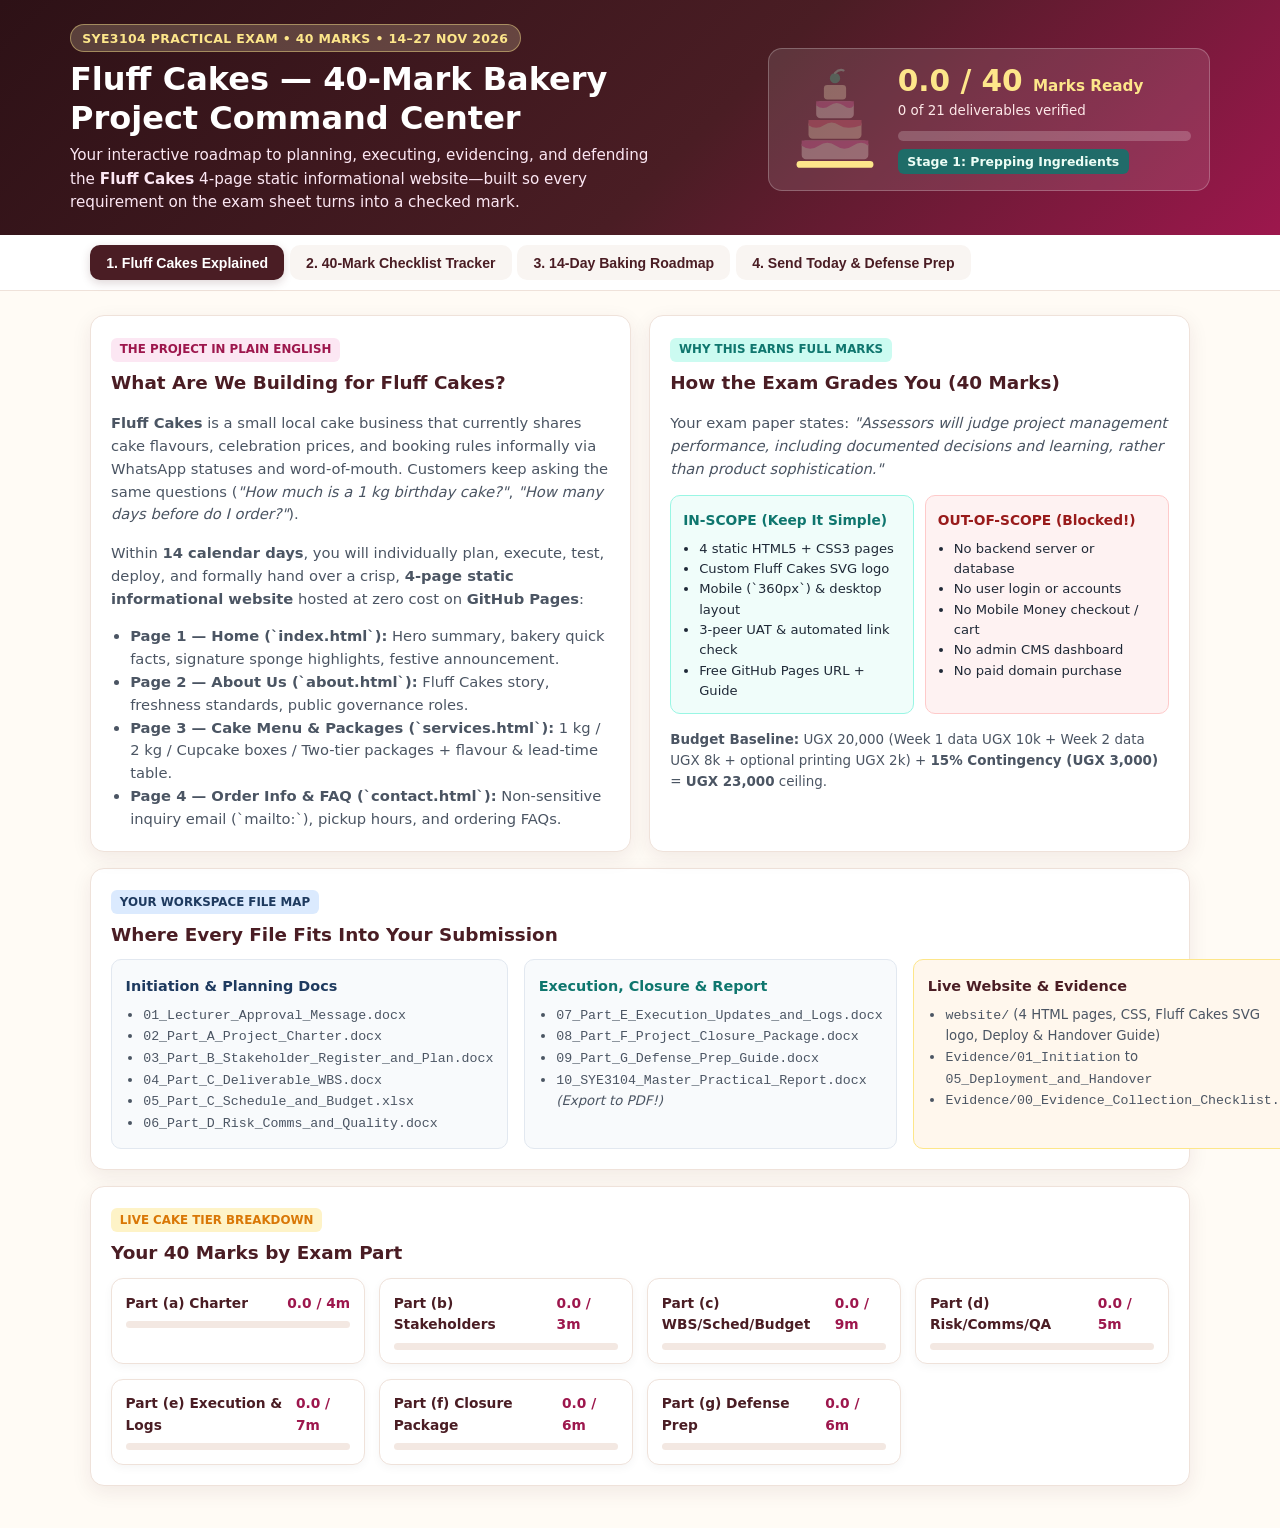
<file: Fluff_Cakes_Project_Tracker.html>
<!DOCTYPE html>
<html lang="en">
<head>
<meta charset="UTF-8" />
<meta name="viewport" content="width=device-width, initial-scale=1.0" />
<title>Fluff Cakes | SYE3104 40-Mark Project Command Center</title>
<style>
  :root {
    --cocoa: #4A1D24;
    --cocoa-deep: #2D1116;
    --berry: #9D174D;
    --berry-soft: #FCE7F3;
    --cream: #FFFBF5;
    --card: #FFFFFF;
    --gold: #D97706;
    --gold-bg: #FEF3C7;
    --teal: #0F766E;
    --teal-bg: #CCFBF1;
    --navy: #1E3A5F;
    --text: #1F2937;
    --muted: #4B5563;
    --border: #EFE2DA;
    --shadow: 0 6px 20px rgba(74, 29, 36, 0.08);
    --radius: 14px;
  }
  *, *::before, *::after { box-sizing: border-box; }
  body {
    margin: 0;
    font-family: system-ui, -apple-system, "Segoe UI", Roboto, Helvetica, Arial, sans-serif;
    background: var(--cream);
    color: var(--text);
    line-height: 1.55;
  }
  .topbar {
    background: linear-gradient(135deg, var(--cocoa-deep) 0%, var(--cocoa) 55%, var(--berry) 100%);
    color: #fff;
    padding: 1.5rem 1.25rem 1.25rem;
    box-shadow: 0 4px 16px rgba(45, 17, 22, 0.22);
  }
  .wrap { max-width: 1140px; margin: 0 auto; }
  .hero-flex {
    display: grid;
    grid-template-columns: 1.45fr 0.95fr;
    gap: 1.5rem;
    align-items: center;
  }
  .pill {
    display: inline-block;
    background: rgba(254, 243, 199, 0.2);
    border: 1px solid rgba(253, 230, 138, 0.45);
    color: #FDE68A;
    font-size: 0.78rem;
    font-weight: 700;
    padding: 0.22rem 0.7rem;
    border-radius: 999px;
    letter-spacing: 0.03em;
    margin-bottom: 0.5rem;
  }
  .topbar h1 {
    margin: 0 0 0.45rem;
    font-size: clamp(1.35rem, 2.6vw, 2rem);
    line-height: 1.2;
  }
  .topbar p {
    margin: 0;
    color: #FCE7F3;
    font-size: 0.95rem;
    max-width: 62ch;
  }
  .cake-meter-card {
    background: rgba(255, 255, 255, 0.11);
    border: 1px solid rgba(255, 255, 255, 0.24);
    border-radius: var(--radius);
    padding: 1rem 1.15rem;
    display: flex;
    align-items: center;
    gap: 1rem;
  }
  .score-readout { flex: 1; }
  .score-big {
    font-size: 1.85rem;
    font-weight: 800;
    color: #FDE68A;
    line-height: 1.1;
  }
  .score-sub { font-size: 0.84rem; color: #FDE8E8; margin-top: 0.2rem; }
  .progress-bar-bg {
    margin-top: 0.55rem;
    height: 10px;
    background: rgba(255,255,255,0.2);
    border-radius: 999px;
    overflow: hidden;
  }
  .progress-bar-fill {
    height: 100%;
    width: 0%;
    background: linear-gradient(90deg, #FDE68A, #34D399);
    border-radius: 999px;
    transition: width 0.35s ease;
  }
  .stage-badge {
    display: inline-block;
    margin-top: 0.5rem;
    font-size: 0.78rem;
    font-weight: 700;
    background: rgba(15, 118, 110, 0.85);
    color: #ECFDF5;
    padding: 0.18rem 0.6rem;
    border-radius: 6px;
  }

  /* Navigation Tabs */
  .tabs-bar {
    background: #fff;
    border-bottom: 1px solid var(--border);
    position: sticky;
    top: 0;
    z-index: 50;
  }
  .tabs-inner {
    display: flex;
    flex-wrap: wrap;
    gap: 0.35rem;
    padding: 0.65rem 1.25rem;
    max-width: 1140px;
    margin: 0 auto;
  }
  .tab-btn {
    border: 1.5px solid transparent;
    background: #F9F5F2;
    color: var(--cocoa);
    font-weight: 700;
    font-size: 0.88rem;
    padding: 0.52rem 0.95rem;
    border-radius: 10px;
    cursor: pointer;
    transition: all 0.15s ease;
  }
  .tab-btn:hover { background: var(--berry-soft); color: var(--berry); }
  .tab-btn.active {
    background: var(--cocoa);
    color: #fff;
    box-shadow: 0 3px 10px rgba(74, 29, 36, 0.18);
  }

  /* Main Container */
  .main { padding: 1.5rem 1.25rem 3rem; max-width: 1140px; margin: 0 auto; }
  .tab-panel { display: none; }
  .tab-panel.active { display: block; animation: fadeIn 0.2s ease; }
  @keyframes fadeIn { from { opacity: 0; transform: translateY(4px); } to { opacity: 1; transform: translateY(0); } }

  /* Cards & Grids */
  .grid-2 { display: grid; grid-template-columns: repeat(2, 1fr); gap: 1.15rem; }
  .grid-3 { display: grid; grid-template-columns: repeat(3, 1fr); gap: 1rem; }
  .grid-4 { display: grid; grid-template-columns: repeat(4, 1fr); gap: 0.9rem; }
  .card {
    background: var(--card);
    border: 1px solid var(--border);
    border-radius: var(--radius);
    padding: 1.25rem;
    box-shadow: var(--shadow);
  }
  .card h2, .card h3 { margin: 0 0 0.5rem; color: var(--cocoa); }
  .card h2 { font-size: 1.15rem; }
  .card h3 { font-size: 1rem; }
  .muted { color: var(--muted); font-size: 0.92rem; }
  .mt-1 { margin-top: 1rem; }
  .mb-1 { margin-bottom: 1rem; }

  .tag {
    display: inline-block;
    font-size: 0.74rem;
    font-weight: 700;
    padding: 0.18rem 0.55rem;
    border-radius: 6px;
    margin-bottom: 0.45rem;
  }
  .tag-berry { background: var(--berry-soft); color: var(--berry); }
  .tag-teal { background: var(--teal-bg); color: var(--teal); }
  .tag-gold { background: var(--gold-bg); color: var(--gold); }
  .tag-navy { background: #DBEAFE; color: var(--navy); }
  .tag-red { background: #FEE2E2; color: #991B1B; }

  /* Tier Scorecard Mini Cards */
  .part-card {
    background: #fff;
    border: 1px solid var(--border);
    border-radius: 12px;
    padding: 0.85rem;
    box-shadow: 0 3px 10px rgba(0,0,0,0.04);
  }
  .part-card-top { display: flex; justify-content: space-between; align-items: center; font-weight: 700; font-size: 0.86rem; color: var(--cocoa); }
  .part-mini-bar { height: 7px; background: #F3E8E2; border-radius: 999px; margin-top: 0.45rem; overflow: hidden; }
  .part-mini-fill { height: 100%; background: var(--berry); border-radius: 999px; transition: width 0.3s ease; }

  /* Checklist Controls */
  .controls-row {
    display: flex;
    flex-wrap: wrap;
    justify-content: space-between;
    align-items: center;
    gap: 0.75rem;
    margin: 1rem 0;
  }
  .filter-pills { display: flex; flex-wrap: wrap; gap: 0.4rem; }
  .f-pill {
    border: 1px solid var(--border);
    background: #fff;
    color: var(--cocoa);
    font-size: 0.8rem;
    font-weight: 700;
    padding: 0.35rem 0.7rem;
    border-radius: 999px;
    cursor: pointer;
  }
  .f-pill.active { background: var(--berry); color: #fff; border-color: var(--berry); }
  .btn-sm {
    border: none;
    border-radius: 8px;
    padding: 0.45rem 0.85rem;
    font-size: 0.82rem;
    font-weight: 700;
    cursor: pointer;
  }
  .btn-gold { background: var(--gold-bg); color: #92400E; border: 1px solid #FCD34D; }
  .btn-teal { background: var(--teal); color: #fff; }
  .btn-ghost { background: #F3F4F6; color: #374151; }

  /* Checklist Items */
  .task-list { display: flex; flex-direction: column; gap: 0.65rem; }
  .task-item {
    display: grid;
    grid-template-columns: auto 1fr auto;
    gap: 0.9rem;
    align-items: start;
    background: #fff;
    border: 1.5px solid var(--border);
    border-radius: 12px;
    padding: 0.9rem 1rem;
    transition: border-color 0.15s ease, background 0.15s ease;
    cursor: pointer;
  }
  .task-item:hover { border-color: #F472B6; }
  .task-item.done {
    background: #F0FDF4;
    border-color: #86EFAC;
  }
  .task-item input[type="checkbox"] {
    width: 20px;
    height: 20px;
    accent-color: var(--teal);
    margin-top: 2px;
    cursor: pointer;
  }
  .task-title { font-weight: 700; color: var(--cocoa); font-size: 0.96rem; }
  .task-item.done .task-title { text-decoration: line-through; color: #166534; }
  .task-meta { font-size: 0.84rem; color: var(--muted); margin-top: 0.2rem; }
  .task-trap {
    margin-top: 0.35rem;
    font-size: 0.8rem;
    color: #92400E;
    background: #FFFBEB;
    border-left: 3px solid #F59E0B;
    padding: 0.25rem 0.55rem;
    border-radius: 4px;
  }
  .pts-badge {
    background: var(--berry-soft);
    color: var(--berry);
    font-weight: 800;
    font-size: 0.82rem;
    padding: 0.28rem 0.6rem;
    border-radius: 8px;
    white-space: nowrap;
  }
  .task-item.done .pts-badge { background: #DCFCE7; color: #166534; }

  /* Timeline */
  .day-card {
    background: #fff;
    border: 1px solid var(--border);
    border-left: 5px solid var(--navy);
    border-radius: 12px;
    padding: 0.95rem 1.15rem;
    display: grid;
    grid-template-columns: 125px 1fr 220px;
    gap: 1rem;
    align-items: center;
  }
  .day-card.cp { border-left-color: #DC2626; }
  .day-card.mile { border-left-color: var(--teal); background: #F0FDFA; }
  .day-num { font-weight: 800; color: var(--cocoa); font-size: 0.98rem; }
  .day-date { font-size: 0.8rem; color: var(--muted); }
  .day-ev { font-size: 0.82rem; background: #F8FAFC; border: 1px dashed #CBD5E1; padding: 0.45rem 0.65rem; border-radius: 8px; color: #334155; }

  /* Copy Box & Defense Flashcards */
  pre.copy-box {
    background: #1E293B;
    color: #F8FAFC;
    padding: 1rem;
    border-radius: 10px;
    font-family: ui-monospace, SFMono-Regular, Menlo, Consolas, monospace;
    font-size: 0.84rem;
    white-space: pre-wrap;
    word-break: break-word;
    margin: 0.5rem 0;
  }
  .flashcard {
    border: 1.5px solid var(--border);
    border-radius: 12px;
    background: #fff;
    overflow: hidden;
  }
  .flash-q {
    width: 100%;
    text-align: left;
    background: #FFF7ED;
    border: none;
    padding: 0.95rem 1.1rem;
    font-weight: 700;
    font-size: 0.95rem;
    color: var(--cocoa);
    cursor: pointer;
    display: flex;
    justify-content: space-between;
    align-items: center;
  }
  .flash-a {
    display: none;
    padding: 0.95rem 1.1rem;
    border-top: 1px solid var(--border);
    font-size: 0.9rem;
    color: var(--text);
    background: #fff;
  }
  .flashcard.open .flash-a { display: block; }

  .toast {
    position: fixed;
    bottom: 20px;
    right: 20px;
    background: var(--cocoa-deep);
    color: #FDE68A;
    padding: 0.65rem 1.1rem;
    border-radius: 10px;
    font-weight: 700;
    font-size: 0.88rem;
    box-shadow: 0 8px 20px rgba(0,0,0,0.25);
    opacity: 0;
    pointer-events: none;
    transition: opacity 0.25s ease;
    z-index: 200;
  }
  .toast.show { opacity: 1; }

  @media (max-width: 820px) {
    .hero-flex, .grid-2, .grid-3, .grid-4, .day-card {
      grid-template-columns: 1fr;
    }
    .cake-meter-card { flex-direction: column; text-align: center; }
  }
</style>
</head>
<body>

<header class="topbar">
  <div class="wrap hero-flex">
    <div>
      <span class="pill">SYE3104 PRACTICAL EXAM • 40 MARKS • 14–27 NOV 2026</span>
      <h1>Fluff Cakes — 40-Mark Bakery Project Command Center</h1>
      <p>
        Your interactive roadmap to planning, executing, evidencing, and defending the <strong>Fluff Cakes</strong>
        4-page static informational website—built so every requirement on the exam sheet turns into a checked mark.
      </p>
    </div>

    <div class="cake-meter-card">
      <!-- Dynamic 4-Tier SVG Celebration Cake -->
      <svg id="cakeSvg" width="94" height="106" viewBox="0 0 110 124" aria-label="4-Tier Cake Progress Gauge">
        <rect x="10" y="110" width="90" height="8" rx="4" fill="#FDE68A"/>
        <!-- Tier 1: Initiation & Stakeholders (a+b = 7m) -->
        <g id="tier1" opacity="0.28">
          <rect x="16" y="86" width="78" height="22" rx="5" fill="#FFFBEB"/>
          <path d="M16 92 Q26 99 36 92 T56 92 T76 92 T94 92 L94 86 L16 86 Z" fill="#F472B6"/>
        </g>
        <!-- Tier 2: Planning & Risk (c+d = 14m) -->
        <g id="tier2" opacity="0.28">
          <rect x="24" y="62" width="62" height="22" rx="5" fill="#FEF3C7"/>
          <path d="M24 68 Q33 74 42 68 T60 68 T86 68 L86 62 L24 62 Z" fill="#FB7185"/>
        </g>
        <!-- Tier 3: Build, Updates & QA (e = 7m) -->
        <g id="tier3" opacity="0.28">
          <rect x="33" y="40" width="44" height="20" rx="5" fill="#FFFBEB"/>
          <path d="M33 45 Q41 51 49 45 T65 45 T77 45 L77 40 L33 40 Z" fill="#F472B6"/>
        </g>
        <!-- Tier 4: Closure & Defense (f+g = 12m) -->
        <g id="tier4" opacity="0.28">
          <rect x="42" y="21" width="26" height="17" rx="4" fill="#FEF3C7"/>
          <circle cx="55" cy="13" r="6" fill="#34D399"/>
          <path d="M55 7 Q60 2 65 4" fill="none" stroke="#A7F3D0" stroke-width="2.5" stroke-linecap="round"/>
        </g>
      </svg>

      <div class="score-readout">
        <div class="score-big"><span id="earnedPts">0.0</span> / 40 <span style="font-size:0.95rem;font-weight:600;">Marks Ready</span></div>
        <div class="score-sub"><span id="doneCount">0</span> of <span id="totalCount">24</span> deliverables verified</div>
        <div class="progress-bar-bg"><div class="progress-bar-fill" id="mainProgressBar"></div></div>
        <span class="stage-badge" id="stageBadge">Stage 1: Prepping Ingredients</span>
      </div>
    </div>
  </div>
</header>

<nav class="tabs-bar">
  <div class="tabs-inner">
    <button class="tab-btn active" onclick="switchTab('overview', this)">1. Fluff Cakes Explained</button>
    <button class="tab-btn" onclick="switchTab('tracker', this)">2. 40-Mark Checklist Tracker</button>
    <button class="tab-btn" onclick="switchTab('timeline', this)">3. 14-Day Baking Roadmap</button>
    <button class="tab-btn" onclick="switchTab('kit', this)">4. Send Today &amp; Defense Prep</button>
  </div>
</nav>

<main class="main">

  <!-- TAB 1: OVERVIEW -->
  <section id="tab-overview" class="tab-panel active">
    <div class="grid-2">
      <div class="card">
        <span class="tag tag-berry">THE PROJECT IN PLAIN ENGLISH</span>
        <h2>What Are We Building for Fluff Cakes?</h2>
        <p class="muted">
          <strong>Fluff Cakes</strong> is a small local cake business that currently shares cake flavours, celebration prices, and booking rules
          informally via WhatsApp statuses and word-of-mouth. Customers keep asking the same questions (<em>"How much is a 1 kg birthday cake?"</em>,
          <em>"How many days before do I order?"</em>).
        </p>
        <p class="muted mt-1">
          Within <strong>14 calendar days</strong>, you will individually plan, execute, test, deploy, and formally hand over a crisp,
          <strong>4-page static informational website</strong> hosted at zero cost on <strong>GitHub Pages</strong>:
        </p>
        <ul class="muted" style="padding-left:1.2rem; margin-bottom:0;">
          <li><strong>Page 1 — Home (`index.html`):</strong> Hero summary, bakery quick facts, signature sponge highlights, festive announcement.</li>
          <li><strong>Page 2 — About Us (`about.html`):</strong> Fluff Cakes story, freshness standards, public governance roles.</li>
          <li><strong>Page 3 — Cake Menu &amp; Packages (`services.html`):</strong> 1 kg / 2 kg / Cupcake boxes / Two-tier packages + flavour &amp; lead-time table.</li>
          <li><strong>Page 4 — Order Info &amp; FAQ (`contact.html`):</strong> Non-sensitive inquiry email (`mailto:`), pickup hours, and ordering FAQs.</li>
        </ul>
      </div>

      <div class="card">
        <span class="tag tag-teal">WHY THIS EARNS FULL MARKS</span>
        <h2>How the Exam Grades You (40 Marks)</h2>
        <p class="muted">
          Your exam paper states: <em>"Assessors will judge project management performance, including documented decisions and learning, rather than product sophistication."</em>
        </p>
        <div class="grid-2" style="gap:0.65rem; margin-top:0.85rem;">
          <div style="background:#F0FDFA; border:1px solid #99F6E4; border-radius:10px; padding:0.75rem;">
            <strong style="color:#0F766E; font-size:0.86rem;">IN-SCOPE (Keep It Simple)</strong>
            <ul style="margin:0.35rem 0 0; padding-left:1rem; font-size:0.82rem; color:#1F2937;">
              <li>4 static HTML5 + CSS3 pages</li>
              <li>Custom Fluff Cakes SVG logo</li>
              <li>Mobile (`360px`) &amp; desktop layout</li>
              <li>3-peer UAT &amp; automated link check</li>
              <li>Free GitHub Pages URL + Guide</li>
            </ul>
          </div>
          <div style="background:#FEF2F2; border:1px solid #FECACA; border-radius:10px; padding:0.75rem;">
            <strong style="color:#991B1B; font-size:0.86rem;">OUT-OF-SCOPE (Blocked!)</strong>
            <ul style="margin:0.35rem 0 0; padding-left:1rem; font-size:0.82rem; color:#1F2937;">
              <li>No backend server or database</li>
              <li>No user login or accounts</li>
              <li>No Mobile Money checkout / cart</li>
              <li>No admin CMS dashboard</li>
              <li>No paid domain purchase</li>
            </ul>
          </div>
        </div>
        <p class="muted mt-1" style="font-size:0.84rem; margin-bottom:0;">
          <strong>Budget Baseline:</strong> UGX 20,000 (Week 1 data UGX 10k + Week 2 data UGX 8k + optional printing UGX 2k) + <strong>15% Contingency (UGX 3,000)</strong> = <strong>UGX 23,000</strong> ceiling.
        </p>
      </div>
    </div>

    <div class="card mt-1">
      <span class="tag tag-navy">YOUR WORKSPACE FILE MAP</span>
      <h2>Where Every File Fits Into Your Submission</h2>
      <div class="grid-3" style="margin-top:0.6rem;">
        <div style="background:#F8FAFC; padding:0.85rem; border-radius:10px; border:1px solid #E2E8F0;">
          <strong style="color:var(--navy); font-size:0.9rem;">Initiation &amp; Planning Docs</strong>
          <ul style="font-size:0.83rem; padding-left:1.1rem; margin:0.4rem 0 0; color:var(--muted);">
            <li><code>01_Lecturer_Approval_Message.docx</code></li>
            <li><code>02_Part_A_Project_Charter.docx</code></li>
            <li><code>03_Part_B_Stakeholder_Register_and_Plan.docx</code></li>
            <li><code>04_Part_C_Deliverable_WBS.docx</code></li>
            <li><code>05_Part_C_Schedule_and_Budget.xlsx</code></li>
            <li><code>06_Part_D_Risk_Comms_and_Quality.docx</code></li>
          </ul>
        </div>
        <div style="background:#F8FAFC; padding:0.85rem; border-radius:10px; border:1px solid #E2E8F0;">
          <strong style="color:var(--teal); font-size:0.9rem;">Execution, Closure &amp; Report</strong>
          <ul style="font-size:0.83rem; padding-left:1.1rem; margin:0.4rem 0 0; color:var(--muted);">
            <li><code>07_Part_E_Execution_Updates_and_Logs.docx</code></li>
            <li><code>08_Part_F_Project_Closure_Package.docx</code></li>
            <li><code>09_Part_G_Defense_Prep_Guide.docx</code></li>
            <li><code>10_SYE3104_Master_Practical_Report.docx</code> <em>(Export to PDF!)</em></li>
          </ul>
        </div>
        <div style="background:#FFF7ED; padding:0.85rem; border-radius:10px; border:1px solid #FDE68A;">
          <strong style="color:var(--cocoa); font-size:0.9rem;">Live Website &amp; Evidence</strong>
          <ul style="font-size:0.83rem; padding-left:1.1rem; margin:0.4rem 0 0; color:var(--muted);">
            <li><code>website/</code> (4 HTML pages, CSS, Fluff Cakes SVG logo, Deploy &amp; Handover Guide)</li>
            <li><code>Evidence/01_Initiation</code> to <code>05_Deployment_and_Handover</code></li>
            <li><code>Evidence/00_Evidence_Collection_Checklist.md</code></li>
          </ul>
        </div>
      </div>
    </div>

    <div class="card mt-1">
      <span class="tag tag-gold">LIVE CAKE TIER BREAKDOWN</span>
      <h2>Your 40 Marks by Exam Part</h2>
      <div class="grid-4" id="partSummaryGrid" style="margin-top:0.65rem;"></div>
    </div>
  </section>

  <!-- TAB 2: 40-MARK TRACKER -->
  <section id="tab-tracker" class="tab-panel">
    <div class="card">
      <div style="display:flex; flex-wrap:wrap; justify-content:space-between; align-items:center; gap:0.75rem;">
        <div>
          <h2 style="margin:0;">Interactive 40-Mark Completion Checklist</h2>
          <p class="muted" style="margin:0.2rem 0 0;">Check off each deliverable as you complete it in real life. Each check fills the cake tier &amp; updates your live score.</p>
        </div>
        <div style="display:flex; flex-wrap:wrap; gap:0.45rem;">
          <button class="btn-sm btn-teal" onclick="markPrebuilt()">Check Pre-Built Files</button>
          <button class="btn-sm btn-gold" onclick="exportProgress()">Copy Progress Backup</button>
          <button class="btn-sm btn-ghost" onclick="resetProgress()">Reset All</button>
        </div>
      </div>

      <div class="controls-row">
        <div class="filter-pills" id="partFilters">
          <button class="f-pill active" onclick="setFilter('ALL', this)">All Parts (40m)</button>
          <button class="f-pill" onclick="setFilter('a', this)">Part a (4m)</button>
          <button class="f-pill" onclick="setFilter('b', this)">Part b (3m)</button>
          <button class="f-pill" onclick="setFilter('c', this)">Part c (9m)</button>
          <button class="f-pill" onclick="setFilter('d', this)">Part d (5m)</button>
          <button class="f-pill" onclick="setFilter('e', this)">Part e (7m)</button>
          <button class="f-pill" onclick="setFilter('f', this)">Part f (6m)</button>
          <button class="f-pill" onclick="setFilter('g', this)">Part g (6m)</button>
        </div>
        <div class="filter-pills">
          <button class="f-pill active" id="statusAll" onclick="setStatusFilter('all', this)">All</button>
          <button class="f-pill" id="statusTodo" onclick="setStatusFilter('todo', this)">To Do Only</button>
        </div>
      </div>

      <div class="task-list" id="taskList"></div>
    </div>
  </section>

  <!-- TAB 3: 14-DAY ROADMAP -->
  <section id="tab-timeline" class="tab-panel">
    <div class="card mb-1">
      <h2>14-Day Fluff Cakes Execution Roadmap (14 Nov – 27 Nov 2026)</h2>
      <p class="muted" style="margin:0;">
        <span class="tag tag-red" style="margin:0 0.35rem 0 0;">RED BORDER = Critical Path (0d Float)</span>
        <span class="tag tag-navy" style="margin:0 0.35rem 0 0;">NAVY BORDER = Parallel Float Task</span>
        <span class="tag tag-teal" style="margin:0;">TEAL = Key Milestone Day</span>
      </p>
    </div>
    <div class="task-list" id="timelineContainer"></div>
  </section>

  <!-- TAB 4: ACTION KIT & DEFENSE -->
  <section id="tab-kit" class="tab-panel">
    <div class="grid-2">
      <div class="card">
        <span class="tag tag-berry">STEP 1 — DO THIS TODAY</span>
        <h2>Fluff Cakes Lecturer Approval Message</h2>
        <p class="muted">Fill in the 4 bracketed personal fields, copy, send, and screenshot the reply for <code>Evidence/01_Initiation/</code>.</p>
        <div class="filter-pills mt-1" style="margin-bottom:0.5rem;">
          <button class="f-pill active" onclick="showMsg('wa', this)">WhatsApp / LMS</button>
          <button class="f-pill" onclick="showMsg('email', this)">Formal Email</button>
        </div>
        <pre class="copy-box" id="msgBox"></pre>
        <button class="btn-sm btn-teal" onclick="copyCurrentMsg()">Copy Message to Clipboard</button>
      </div>

      <div class="card">
        <span class="tag tag-teal">PART (g) — 6 MARKS</span>
        <h2>Examiner Defense Flashcards (Click to Reveal)</h2>
        <p class="muted">Practice explaining your Fluff Cakes management decisions and handling the examiner's surprise disruption.</p>
        <div class="task-list" id="flashcardsContainer" style="margin-top:0.75rem;"></div>
      </div>
    </div>
  </section>

</main>

<div class="toast" id="toast">Copied!</div>

<script>
// Safe storage wrapper for sandboxed iframes (sandbox="allow-scripts" without allow-same-origin)
var memoryState = {};
function safeLoad(key) {
  try {
    var raw = window.localStorage.getItem(key);
    return raw ? JSON.parse(raw) : null;
  } catch (e) {
    return memoryState[key] || null;
  }
}
function safeSave(key, val) {
  memoryState[key] = val;
  try {
    window.localStorage.setItem(key, JSON.stringify(val));
  } catch (e) {
    // Expected inside sandboxed preview; in-memory state keeps working
  }
}

var PART_MAX = { a: 4, b: 3, c: 9, d: 5, e: 7, f: 6, g: 6 };
var PART_NAMES = {
  a: "Part (a) Charter",
  b: "Part (b) Stakeholders",
  c: "Part (c) WBS/Sched/Budget",
  d: "Part (d) Risk/Comms/QA",
  e: "Part (e) Execution & Logs",
  f: "Part (f) Closure Package",
  g: "Part (g) Defense Prep"
};

var TASKS = [
  // Part (a) - 4 marks
  { id: "a1", part: "a", pts: 1.5, prebuilt: false, tier: 1,
    title: "Send Scope Approval Request & Capture Lecturer's Written Reply",
    detail: "Personalize 01_Lecturer_Approval_Message.docx for Fluff Cakes, send today, and save screenshot in Evidence/01_Initiation/.",
    trap: "Never execute unapproved scope—keep a dated screenshot of the lecturer's 'Approved' reply." },
  { id: "a2", part: "a", pts: 1.5, prebuilt: true, tier: 1,
    title: "Finalize Fluff Cakes Project Charter (All 8 Mandatory Elements)",
    detail: "Verify Problem, Justification, 4 SMART Objectives, Deliverables, In/Out-of-Scope, Success Criteria, Sponsor/Approver & Assumptions in 02_Part_A_Project_Charter.docx.",
    trap: "Explicitly list Mobile Money checkout, user login, and databases as OUT-OF-SCOPE." },
  { id: "a3", part: "a", pts: 1.0, prebuilt: false, tier: 1,
    title: "Obtain Fluff Cakes Sponsor Sign-off on Charter & Replace Name Placeholders",
    detail: "Fill [Your Name], [Reg. No.], [Lecturer Name], and [Sponsor Name] across documents and capture Sponsor confirmation.",
    trap: "Keep private phone numbers and ID numbers confidential per Exam Instruction 5." },

  // Part (b) - 3 marks
  { id: "b1", part: "b", pts: 1.5, prebuilt: true, tier: 1,
    title: "Review Stakeholder Register & Power–Interest Matrix (S1–S7)",
    detail: "Confirm Fluff Cakes Owner (Sponsor), SYE3104 Lecturer, Accountable PM (You), 3 Peer Testers, End-Users & GitHub Pages in 03_Part_B_Stakeholder_Register_and_Plan.docx.",
    trap: "Clearly separate your accountable PM role from peers helping only with UAT." },
  { id: "b2", part: "b", pts: 1.5, prebuilt: true, tier: 1,
    title: "Confirm Engagement Plan & RACI Matrix Roles",
    detail: "Ensure touchpoints match your Communication Plan dates (Day 2, Day 6, Day 11, Day 14).",
    trap: "Make sure only ONE role holds 'A' (Accountable) per deliverable in RACI." },

  // Part (c) - 9 marks (WBS 3 + Sched 4 + Budget 2)
  { id: "c1", part: "c", pts: 3.0, prebuilt: true, tier: 2,
    title: "Verify Deliverable-Based 8-WP WBS & Hierarchy Diagram (3 Marks)",
    detail: "Check 04_Part_C_Deliverable_WBS.docx covers WP-01 to WP-08 as tangible noun deliverables under the 100% Rule.",
    trap: "Exam deducts marks for activity/verb WBS nodes—keep every WBS node a noun deliverable." },
  { id: "c2", part: "c", pts: 4.0, prebuilt: true, tier: 2,
    title: "Verify Linked Excel Gantt Schedule, Dependencies & Milestones (4 Marks)",
    detail: "Open 05_Part_C_Schedule_and_Budget.xlsx (Schedule_and_Gantt tab); verify T01–T12 formulas, Critical Path (14d), and M1–M5.",
    trap: "Do not hardcode dates—use the linked Excel formulas so Start Date drives downstream tasks." },
  { id: "c3", part: "c", pts: 2.0, prebuilt: true, tier: 2,
    title: "Verify Itemised Budget with 15% Contingency & Assumptions (2 Marks)",
    detail: "Confirm Itemised_Budget tab shows UGX 20,000 Base + UGX 3,000 Contingency = UGX 23,000 Cap and zero-cost tools.",
    trap: "Budget must match the Charter ceiling (UGX 23,000) and Closure expenditure table." },

  // Part (d) - 5 marks
  { id: "d1", part: "d", pts: 2.5, prebuilt: true, tier: 2,
    title: "Verify 6-Risk Register & 5x5 Probability–Impact Heatmap",
    detail: "Review R1–R6 in 06_Part_D_Risk_Comms_and_Quality.docx (including Fluff Cakes content delay R1=16 and scope creep R3=12).",
    trap: "Every risk needs P, I, Priority, preventive Mitigation, reactive Contingency, and an Owner." },
  { id: "d2", part: "d", pts: 2.5, prebuilt: true, tier: 2,
    title: "Confirm Communication Plan & Measurable Quality Criteria",
    detail: "Verify numeric thresholds: 0 broken links, <= 250 KB payload, clean 360px/1280px display, UAT >= 4.0/5, 0 PII leaked.",
    trap: "Avoid vague quality statements like 'looks nice'—always cite measurable thresholds." },

  // Part (e) - 7 marks
  { id: "e1", part: "e", pts: 1.5, prebuilt: false, tier: 3,
    title: "Collect Fluff Cakes Approved Menu Copy & Sketch Wireframes (WP-03 & WP-04)",
    detail: "Confirm exact cake prices/flavours with Fluff Cakes Owner, photograph wireframe sketches, and save in Evidence/03_Design_and_Build/.",
    trap: "Keep dated WhatsApp/email proof showing when the sponsor sent/confirmed the menu." },
  { id: "e2", part: "e", pts: 1.5, prebuilt: true, tier: 3,
    title: "Customize & Commit the 4-Page Fluff Cakes Website to Git (WP-05 & WP-06)",
    detail: "Update location/email placeholders in website/*.html, commit daily to GitHub, and screenshot 'git log --stat' for Evidence/03_Design_and_Build/.",
    trap: "Multiple dated Git commits over several days prove authentic incremental execution." },
  { id: "e3", part: "e", pts: 2.0, prebuilt: false, tier: 3,
    title: "Record Real Progress Update #1 (Day 6) & Progress Update #2 (Day 10)",
    detail: "Fill actual dates, WPs done, and UGX spent vs. baseline in 07_Part_E_Execution_Updates_and_Logs.docx on Days 6 and 10.",
    trap: "Do not backdate fake numbers—compare real actual progress against your baseline." },
  { id: "e4", part: "e", pts: 1.0, prebuilt: false, tier: 3,
    title: "Maintain Live Issue Log & Verify Change Log (Real or Labelled Hypothetical)",
    detail: "Log real execution glitches (ISS-01..); if no real scope change happens, keep CR-HYP-01 clearly marked 'HYPOTHETICAL'.",
    trap: "Exam strictly forbids presenting a hypothetical change as a real project event." },
  { id: "e5", part: "e", pts: 1.0, prebuilt: false, tier: 3,
    title: "Run DevTools 360px/1280px Check & Collect 3-Peer UAT Feedback",
    detail: "Test mobile & desktop views, screenshot DevTools, and gather 3 classmate feedback responses in Evidence/04_Testing_and_Updates/.",
    trap: "Anonymize testers as Tester-01, Tester-02, Tester-03 in the submitted report." },

  // Part (f) - 6 marks
  { id: "f1", part: "f", pts: 2.0, prebuilt: false, tier: 4,
    title: "Deploy Live to GitHub Pages & Capture Sponsor Acceptance Sign-off",
    detail: "Publish website/ to GitHub Pages, deliver Sponsor_Handover_Guide.docx, and save signed acceptance/WhatsApp proof in Evidence/05_Deployment_and_Handover/.",
    trap: "Verify the public *.github.io link opens cleanly on a phone over mobile data." },
  { id: "f2", part: "f", pts: 1.5, prebuilt: false, tier: 4,
    title: "Reconcile Planned-vs-Actual Expenditure & State Agreements Status",
    detail: "Enter actual UGX spent in 05_Part_C_Schedule_and_Budget.xlsx and Part (f) table; include redacted MoMo data receipts & 'No commercial agreements apply' note.",
    trap: "Part (f) explicitly requires stating the status of payments, purchases, or agreements." },
  { id: "f3", part: "f", pts: 1.5, prebuilt: true, tier: 4,
    title: "Finalize Deliverable Handover Record, Lessons Learned & Archive Index",
    detail: "Verify 08_Part_F_Project_Closure_Package.docx links every deliverable and archive folder accurately.",
    trap: "Make sure every filename listed in the Archive Index actually exists in Evidence/." },
  { id: "f4", part: "f", pts: 1.0, prebuilt: false, tier: 4,
    title: "Export Complete 10–15 Page Master Report to PDF & Bundle Submission",
    detail: "Update 10_SYE3104_Master_Practical_Report.docx with real dates/screenshots, export as PDF, and submit with .xlsx + Evidence/.",
    trap: "Submission requires PDF report + editable .xlsx schedule/budget + Evidence folder." },

  // Part (g) - 6 marks
  { id: "g1", part: "g", pts: 4.0, prebuilt: true, tier: 4,
    title: "Rehearse Evidence-Based Defense of Management Decisions (4 Marks)",
    detail: "Study 09_Part_G_Defense_Prep_Guide.docx Section 1 so you can cite exact WBS, Critical Path, Budget & Risk numbers from memory.",
    trap: "Always point to specific dated evidence ('As shown in Update #1 on Day 6...') rather than generic answers." },
  { id: "g2", part: "g", pts: 2.0, prebuilt: true, tier: 4,
    title: "Drill Examiner Problem Scenarios: Delay, Cost Hike & Scope Creep (2 Marks)",
    detail: "Practice the 3 Fluff Cakes scenario flashcards in Tab 4 using the 4-step PM response structure.",
    trap: "Never blindly say 'yes' to mid-project scope creep or ignore baseline schedule/budget impact." }
];

var TIMELINE = [
  { day: "Days 1–2", date: "14–15 Nov", task: "T01: Pitch Fluff Cakes scope to Lecturer & Sponsor; capture written approval.", wp: "WP-01 • M1", type: "mile", ev: "Evidence/01_Initiation/: Pitch & Approval screenshots + Signed Charter" },
  { day: "Day 3", date: "16 Nov", task: "T02: Finalize Charter & Stakeholder Register. Begin T04 (Fluff Cakes menu/photos request).", wp: "WP-01/03", type: "cp", ev: "Evidence/01_Initiation/Signed_Charter.pdf & Menu Request message" },
  { day: "Day 4", date: "17 Nov", task: "T03: Lock Planning Baseline v1.0 (8-WP WBS, Linked Excel Schedule/Budget, Risk Register).", wp: "WP-02 • M2", type: "mile", ev: "Evidence/02_Planning/: Schedule_and_Budget_Baseline_v1.xlsx" },
  { day: "Day 5", date: "18 Nov", task: "T04 finishes (Fluff Cakes menu copy & compressed photos < 250 KB); start T05 Wireframes.", wp: "WP-03/04", type: "float", ev: "Evidence/03_Design_and_Build/: Sponsor content confirmation screenshot" },
  { day: "Day 6", date: "19 Nov", task: "T05 finishes (Site Map & Wireframes); run T06 Progress Update #1 vs. baseline.", wp: "WP-04/07 • M3", type: "mile", ev: "Evidence/03/: Wireframe photos + Evidence/04/: Progress_Update_1" },
  { day: "Days 7–8", date: "20–21 Nov", task: "T07: Build & commit Core Pages (index.html, about.html, styles.css, logo.svg).", wp: "WP-05", type: "cp", ev: "Git commits with timestamps + local browser check" },
  { day: "Days 9–10", date: "22–23 Nov", task: "T08: Build Cake Menu & Order Info/FAQ pages; Day 10 run T09 Progress Update #2.", wp: "WP-06/07", type: "cp", ev: "Evidence/03/: git log screenshot + Evidence/04/: Progress_Update_2" },
  { day: "Days 11–12", date: "24–25 Nov", task: "T10: Run automated link check, 360px/1280px DevTools QA, 3-Peer UAT & fix minor glitches.", wp: "WP-07 • M4", type: "mile", ev: "Evidence/04/: DevTools screenshots + 3 anonymized UAT logs" },
  { day: "Day 13", date: "26 Nov", task: "T11: Push to GitHub, enable GitHub Pages, verify live HTTPS URL on mobile & desktop.", wp: "WP-08", type: "cp", ev: "Evidence/05_Deployment_and_Handover/: Live GitHub Pages screenshot" },
  { day: "Day 14", date: "27 Nov", task: "T12: Hand over Guide to Fluff Cakes Sponsor, get Acceptance Sign-off, reconcile budget & export PDF.", wp: "WP-08 • M5", type: "mile", ev: "Evidence/05/: Signed Acceptance, MoMo receipts & Final PDF Submission" }
];

var MSGS = {
  wa: `Good morning/afternoon [Lecturer Title & Name], I am [Your Full Name] ([Your Reg. No.]), BSc Computer Science Year 3, requesting scope approval for the SYE3104 Practical Exam.\n\nI propose building and deploying a 4-page static informational website (Home, About Us, Cake Menu & Packages, Order Info & FAQ) hosted free on GitHub Pages for a local cake business, Fluff Cakes, sponsored by [Sponsor Name], Founder & Head Baker. It uses plain HTML/CSS only (no backend, database, login, or online payments) and runs over 14 calendar days (14–27 Nov 2026) within a mobile-data budget of UGX 23,000.\n\nMay I proceed with this scope? Thank you.`,
  email: `Subject: SYE3104 Practical Exam — Project Scope Approval Request ([Your Full Name], [Your Reg. No.])\n\nDear [Lecturer Title & Name],\n\nI hope you are well. In accordance with the SYE3104 (Software Project Management) Practical Examination guidelines, I kindly request your approval for my 14-day individual technology project scope:\n\n- Project Title: Design, Development, and Deployment of a 4-Page Static Informational Website for Fluff Cakes\n- Project Sponsor: [Sponsor Name], Founder & Head Baker (Fluff Cakes)\n- In-Scope Deliverables: Four static, mobile-responsive HTML5/CSS3 pages (Home, About Us, Cake Menu & Packages, Order Info & FAQ), 3-peer usability testing, free public deployment on GitHub Pages, and a 1-page sponsor handover guide.\n- Out-of-Scope Boundaries: No backend server, database, user login, online Mobile Money checkout/cart, CMS, or paid domain purchase.\n- Timeline & Budget: 14 calendar days (14 November – 27 November 2026), using free tools and a mobile-data budget of UGX 23,000 (including 15% contingency).\n\nPlease let me know if this scope is approved so I can lock my baseline and begin execution.\n\nKind regards,\n[Your Full Name]\n[Your Registration Number] | BSc Computer Science (Year 3, Sem 1)`
};

var FLASHCARDS = [
  { q: "Scenario 1 (Delay): \"Suppose Fluff Cakes delays sending cake menu prices & photos by 3 days (until Day 8). How do you keep the Day 14 deadline?\"",
    a: "<strong>1. Quantify Impact:</strong> T04 had 1 day float (D3–D5); a 3-day slip reaches Day 8 and pressures T07.<br><strong>2. Activate Risk R1 Contingency:</strong> Fast-track T07 on Days 7–8 by coding the 4 HTML layouts and CSS with clean placeholder cake labels.<br><strong>3. Recover & Verify:</strong> Swap in Fluff Cakes' approved prices/copy in ~1 hour on Day 8 evening, keeping Days 11–12 intact for QA and 3-peer UAT.<br><strong>4. Log & Report:</strong> Record the delay and recovery action in the Issue Log and Progress Update #2." },
  { q: "Scenario 2 (Cost Hike): \"Suppose mobile data & printing costs rise by UGX 6,000 mid-project. What do you do?\"",
    a: "<strong>1. Check Baseline:</strong> Base cost rises from UGX 20,000 to UGX 26,000 (+UGX 3,000 over the UGX 23,000 cap).<br><strong>2. Draw Contingency:</strong> Release the UGX 3,000 (15%) Contingency Reserve first.<br><strong>3. Value-Engineer Savings:</strong> Switch Sponsor Handover & Acceptance to digital-only PDF/WhatsApp confirmation (saving UGX 2,000 printing) and run all HTML/CSS/link tests locally offline to minimize data consumption.<br><strong>4. Document:</strong> Record actual spend and justification in 05_Part_C_Schedule_and_Budget.xlsx and Closure Report." },
  { q: "Scenario 3 (Scope Creep): \"On Day 9, the Fluff Cakes owner asks to add user accounts and online Mobile Money cake checkout.\"",
    a: "<strong>1. Evaluate Triple Constraint:</strong> Violates Charter Section 5 (Out-of-Scope); adds ~7–10 days of backend/payment dev & security testing plus paid hosting—impossible inside a 14-day exam.<br><strong>2. Formal Change Control:</strong> Log Change Request, explain schedule & security/PII risks to the Sponsor, and decline Phase-1 inclusion.<br><strong>3. Zero-Cost Alternative:</strong> Keep the static <code>mailto:</code> inquiry button (or link a free external Google Form) for Phase 1, and document online checkout as a Phase-2 recommendation." },
  { q: "Decision Q&A: \"Why did you build a static HTML/CSS site instead of WordPress or React + Node.js?\"",
    a: "Exam instructions explicitly state that assessors grade <strong>project management rigor, evidence, and documented learning—not software complexity</strong>. A static 4-page site (65.3 KB total folder, 0 broken links, free GitHub Pages hosting) removed server/hosting failure risks, kept total cost to UGX 20,000 (+15% reserve), and let me execute all 8 WPs cleanly in 14 days." }
];

var STORAGE_KEY = "fluff_cakes_40m_v1";
var checkedMap = safeLoad(STORAGE_KEY) || {};
var activePart = "ALL";
var activeStatus = "all";
var currentMsgMode = "wa";

function switchTab(id, btn) {
  document.querySelectorAll(".tab-panel").forEach(p => p.classList.remove("active"));
  document.querySelectorAll(".tab-btn").forEach(b => b.classList.remove("active"));
  document.getElementById("tab-" + id).classList.add("active");
  btn.classList.add("active");
}

function setFilter(part, btn) {
  activePart = part;
  document.querySelectorAll("#partFilters .f-pill").forEach(b => b.classList.remove("active"));
  btn.classList.add("active");
  renderTasks();
}

function setStatusFilter(st, btn) {
  activeStatus = st;
  document.getElementById("statusAll").classList.remove("active");
  document.getElementById("statusTodo").classList.remove("active");
  btn.classList.add("active");
  renderTasks();
}

function toggleTask(id) {
  checkedMap[id] = !checkedMap[id];
  safeSave(STORAGE_KEY, checkedMap);
  renderAll();
}

function markPrebuilt() {
  TASKS.forEach(t => { if (t.prebuilt) checkedMap[t.id] = true; });
  safeSave(STORAGE_KEY, checkedMap);
  renderAll();
  showToast("Marked 11 pre-built workspace files ready! Complete the remaining real-world steps.");
}

function resetProgress() {
  checkedMap = {};
  safeSave(STORAGE_KEY, checkedMap);
  renderAll();
  showToast("Progress reset to 0 / 40 marks.");
}

function exportProgress() {
  var doneIds = TASKS.filter(t => checkedMap[t.id]).map(t => t.id);
  var summary = "Fluff Cakes SYE3104 Progress (" + document.getElementById("earnedPts").textContent + "/40 marks): Done IDs = [" + doneIds.join(", ") + "]";
  copyText(summary);
}

function copyText(txt) {
  if (navigator.clipboard && navigator.clipboard.writeText) {
    navigator.clipboard.writeText(txt).then(() => showToast("Copied to clipboard!")).catch(() => fallbackCopy(txt));
  } else {
    fallbackCopy(txt);
  }
}
function fallbackCopy(txt) {
  var ta = document.createElement("textarea");
  ta.value = txt; ta.style.position = "fixed"; ta.style.opacity = "0";
  document.body.appendChild(ta); ta.select();
  try { document.execCommand("copy"); showToast("Copied to clipboard!"); } catch (e) { showToast("Select & copy manually."); }
  document.body.removeChild(ta);
}

function showToast(msg) {
  var el = document.getElementById("toast");
  el.textContent = msg;
  el.classList.add("show");
  setTimeout(() => el.classList.remove("show"), 2600);
}

function renderAll() {
  // Calculate scores
  var earned = 0, doneCnt = 0;
  var partEarned = { a:0, b:0, c:0, d:0, e:0, f:0, g:0 };
  var tierStats = { 1:[0,0], 2:[0,0], 3:[0,0], 4:[0,0] };

  TASKS.forEach(t => {
    tierStats[t.tier][1]++;
    if (checkedMap[t.id]) {
      earned += t.pts;
      doneCnt++;
      partEarned[t.part] += t.pts;
      tierStats[t.tier][0]++;
    }
  });

  document.getElementById("earnedPts").textContent = earned.toFixed(1);
  document.getElementById("doneCount").textContent = doneCnt;
  document.getElementById("totalCount").textContent = TASKS.length;
  var pct = (earned / 40) * 100;
  document.getElementById("mainProgressBar").style.width = pct.toFixed(1) + "%";

  var stage = "Stage 1: Prepping Ingredients";
  if (pct >= 100) stage = "40 / 40 — Baked to Perfection!";
  else if (pct >= 75) stage = "Stage 4: Ready for Handover & Defense";
  else if (pct >= 45) stage = "Stage 3: Frosted & Testing in Progress";
  else if (pct >= 15) stage = "Stage 2: Planning Batter Mixed!";
  document.getElementById("stageBadge").textContent = stage;

  // Light up cake tiers dynamically
  [1,2,3,4].forEach(tr => {
    var ratio = tierStats[tr][1] ? (tierStats[tr][0] / tierStats[tr][1]) : 0;
    var op = ratio >= 1 ? "1" : (ratio > 0 ? (0.4 + ratio * 0.45).toFixed(2) : "0.28");
    document.getElementById("tier" + tr).setAttribute("opacity", op);
  });

  // Render part mini-cards on Tab 1
  var pGrid = document.getElementById("partSummaryGrid");
  pGrid.innerHTML = Object.keys(PART_MAX).map(k => {
    var e = partEarned[k], m = PART_MAX[k], p = Math.min(100, (e/m)*100);
    return `<div class="part-card">
      <div class="part-card-top"><span>${PART_NAMES[k]}</span><span style="color:var(--berry);">${e.toFixed(1)} / ${m}m</span></div>
      <div class="part-mini-bar"><div class="part-mini-fill" style="width:${p}%"></div></div>
    </div>`;
  }).join("");

  renderTasks();
}

function renderTasks() {
  var list = document.getElementById("taskList");
  var filtered = TASKS.filter(t => {
    if (activePart !== "ALL" && t.part !== activePart) return false;
    if (activeStatus === "todo" && checkedMap[t.id]) return false;
    return true;
  });

  if (!filtered.length) {
    list.innerHTML = `<div style="padding:1.5rem; text-align:center; color:var(--muted);">All items in this view are checked off!</div>`;
    return;
  }

  list.innerHTML = filtered.map(t => {
    var isDone = !!checkedMap[t.id];
    var preTag = t.prebuilt ? `<span class="tag tag-teal" style="margin:0 0 0 0.4rem;">Workspace Draft Ready</span>` : `<span class="tag tag-gold" style="margin:0 0 0 0.4rem;">Requires Your Real Action</span>`;
    return `<div class="task-item ${isDone ? 'done' : ''}" onclick="toggleTask('${t.id}')">
      <input type="checkbox" ${isDone ? 'checked' : ''} onclick="event.stopPropagation(); toggleTask('${t.id}');" />
      <div>
        <div class="task-title">[Part ${t.part}] ${t.title} ${preTag}</div>
        <div class="task-meta">${t.detail}</div>
        <div class="task-trap"><strong>Examiner Guard:</strong> ${t.trap}</div>
      </div>
      <div class="pts-badge">+${t.pts.toFixed(1)} pts</div>
    </div>`;
  }).join("");
}

function renderTimeline() {
  document.getElementById("timelineContainer").innerHTML = TIMELINE.map(d => {
    var cls = d.type === "mile" ? "mile" : (d.type === "cp" ? "cp" : "");
    return `<div class="day-card ${cls}">
      <div><div class="day-num">${d.day}</div><div class="day-date">${d.date}</div></div>
      <div><span class="tag tag-navy" style="margin-bottom:0.25rem;">${d.wp}</span><div style="font-weight:600; font-size:0.93rem;">${d.task}</div></div>
      <div class="day-ev"><strong>Evidence:</strong> ${d.ev}</div>
    </div>`;
  }).join("");
}

function showMsg(mode, btn) {
  currentMsgMode = mode;
  btn.parentElement.querySelectorAll(".f-pill").forEach(b => b.classList.remove("active"));
  btn.classList.add("active");
  document.getElementById("msgBox").textContent = MSGS[mode];
}

function copyCurrentMsg() {
  copyText(MSGS[currentMsgMode]);
}

function renderFlashcards() {
  document.getElementById("flashcardsContainer").innerHTML = FLASHCARDS.map((f, idx) => `
    <div class="flashcard" id="fc-${idx}">
      <button class="flash-q" onclick="this.parentElement.classList.toggle('open')">
        <span>${f.q}</span><span>▾</span>
      </button>
      <div class="flash-a">${f.a}</div>
    </div>
  `).join("");
}

// Init
renderAll();
renderTimeline();
document.getElementById("msgBox").textContent = MSGS.wa;
renderFlashcards();
</script>
</body>
</html>
</file>
